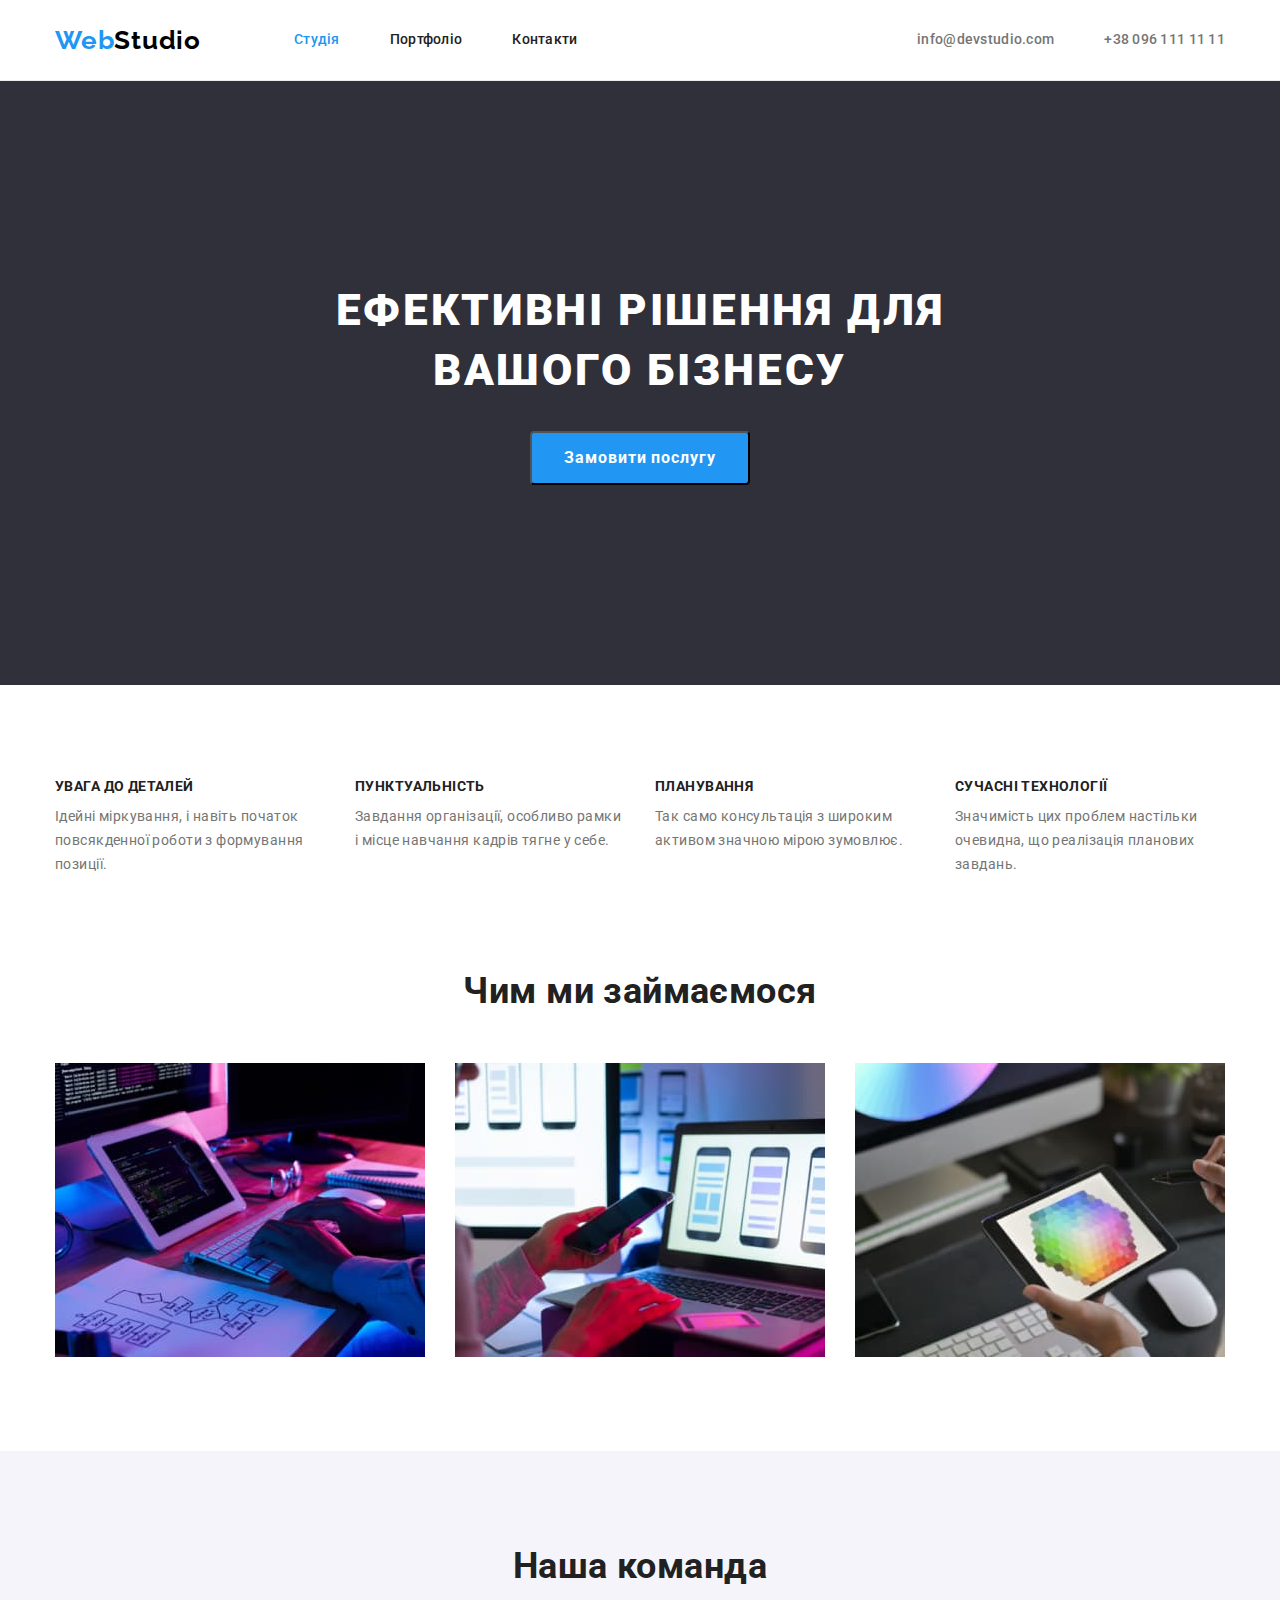
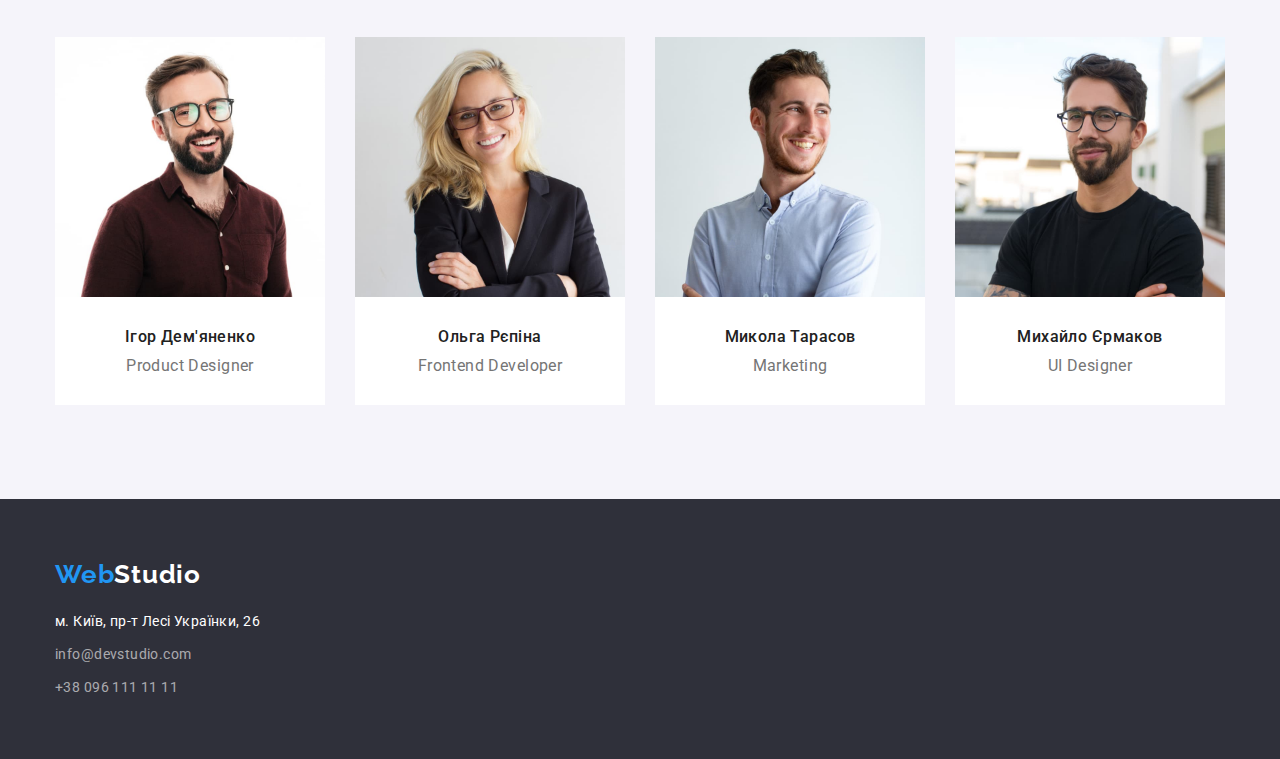
<file: index.html>
<!DOCTYPE html>
<html lang="uk">
  <head>
    <meta charset="UTF-8" />
    <meta http-equiv="X-UA-Compatible" content="IE=edge" />
    <meta name="viewport" content="width=device-width, initial-scale=1.0" />
    <title>Студія</title>
    <link
      rel="stylesheet"
      href="https://cdnjs.cloudflare.com/ajax/libs/modern-normalize/1.1.0/modern-normalize.css"
      integrity="sha512-Y0MM+V6ymRKN2zStTqzQ227DWhhp4Mzdo6gnlRnuaNCbc+YN/ZH0sBCLTM4M0oSy9c9VKiCvd4Jk44aCLrNS5Q=="
      crossorigin="anonymous"
      referrerpolicy="no-referrer"
    />
    <link rel="preconnect" href="https://fonts.googleapis.com" />
    <link rel="preconnect" href="https://fonts.gstatic.com" crossorigin />
    <link
      href="https://fonts.googleapis.com/css2?family=Raleway:wght@700&family=Roboto:wght@400;500;700;900&display=swap"
      rel="stylesheet"
    />
    <link rel="stylesheet" href="./css/styles.css" />
  </head>
  <body>
    <!-- Header -->
    <header class="header">
      <div class="container">
        <nav class="nav header-flex-item">
          <a href="./index.html" class="logo header-flex-item"
            >Web<span class="logo-header">Studio</span></a
          >
          <ul class="nav-list list">
            <li class="nav-list-item">
              <a href="./index.html" class="link current">Студія</a>
            </li>
            <li class="nav-list-item">
              <a href="./portfolio.html" class="link">Портфоліо</a>
            </li>
            <li class="nav-list-item"><a href="" class="link">Контакти</a></li>
          </ul>
        </nav>
        <ul class="contact-list list header-flex-item">
          <li class="contact-list-item">
            <a href="mailto:info@devstudio.com" class="link"
              >info@devstudio.com</a
            >
          </li>
          <li class="contact-list-item">
            <a href="tel:+380961111111" class="link">+38 096 111 11 11</a>
          </li>
        </ul>
      </div>
    </header>
    <!-- Main content -->
    <main>
      <!-- Hero -->
      <section class="hero section">
        <div class="container">
          <h1 class="hero-title">Ефективні рішення для вашого бізнесу</h1>
          <button type="button" class="button-order">Замовити послугу</button>
        </div>
      </section>
      <!-- Speciality -->
      <section class="speciality section">
        <div class="container">
          <h2 hidden class="speciality-title">Особливості</h2>
          <ul class="speciality-list list">
            <li class="speciality-item">
              <h3 class="speciality-list-title title">УВАГА ДО ДЕТАЛЕЙ</h3>
              <p class="speciality-description">
                Ідейні міркування, і навіть початок повсякденної роботи з
                формування позиції.
              </p>
            </li>
            <li class="speciality-item">
              <h3 class="speciality-list-title title">ПУНКТУАЛЬНІСТЬ</h3>
              <p class="speciality-description">
                Завдання організації, особливо рамки і місце навчання кадрів
                тягне у себе.
              </p>
            </li>
            <li class="speciality-item">
              <h3 class="speciality-list-title title">ПЛАНУВАННЯ</h3>
              <p class="speciality-description">
                Так само консультація з широким активом значною мірою зумовлює.
              </p>
            </li>
            <li class="speciality-item">
              <h3 class="speciality-list-title title">СУЧАСНІ ТЕХНОЛОГІЇ</h3>
              <p class="speciality-description">
                Значимість цих проблем настільки очевидна, що реалізація
                планових завдань.
              </p>
            </li>
          </ul>
        </div>
      </section>
      <!-- What we do-->
      <section class="what-we-do section">
        <div class="container">
          <h2 class="wwd-title title">Чим ми займаємося</h2>
          <ul class="wwd-list list">
            <li class="wwd-item">
              <img
                class="no-gap"
                src="./images/box1.jpeg"
                alt="руки програміста, який працює за комп'ютером та планшето одночасно"
                width="370"
              />
            </li>
            <li class="wwd-item">
              <img
                class="no-gap"
                src="./images/box2.jpeg"
                alt="дизайнер працює над інтерфейсом мобільних телефонів"
                width="370"
              />
            </li>
            <li class="wwd-item">
              <img
                class="no-gap"
                src="./images/box3.jpeg"
                alt="дизайнер із робочим графічним планшетом із вибором кольорів"
                width="370"
              />
            </li>
          </ul>
        </div>
      </section>
      <!-- Our team-->
      <section class="team section">
        <div class="container">
          <h2 class="team-title title">Наша команда</h2>
          <ul class="team-list list">
            <li class="team-member">
              <img
                class="no-gap"
                src="./images/img1.jpeg"
                alt="усміхнений темноволосий молодий чоловік з бородою в бордовій сорочці та окулярах"
                width="270"
              />
              <div class="team-member-description">
                <h3 class="team-member-name title">Ігор Дем'яненко</h3>
                <p lang="en" class="team-member-job">Product Designer</p>
              </div>
            </li>
            <li class="team-member">
              <img
                class="no-gap"
                src="./images/img2.jpeg"
                alt="усміхнена молода світловолоса дівчина в чорному піджаці та окулярах"
                width="270"
              />
              <div class="team-member-description">
                <h3 class="team-member-name title">Ольга Рєпіна</h3>
                <p lang="en" class="team-member-job">Frontend Developer</p>
              </div>
            </li>
            <li class="team-member">
              <img
                class="no-gap"
                src="./images/img3.jpeg"
                alt="усміхнений молодий чоловік в блакитній сорочці"
                width="270"
              />
              <div class="team-member-description">
                <h3 class="team-member-name title">Микола Тарасов</h3>
                <p lang="en" class="team-member-job">Marketing</p>
              </div>
            </li>
            <li class="team-member">
              <img
                class="no-gap"
                src="./images/img4.jpeg"
                alt="темноволосий молодий чоловік з бородою в чорній футболці та окулярах"
                width="270"
              />
              <div class="team-member-description">
                <h3 class="team-member-name title">Михайло Єрмаков</h3>
                <p lang="en" class="team-member-job">UI Designer</p>
              </div>
            </li>
          </ul>
        </div>
      </section>
    </main>
    <!-- Footer -->
    <footer class="footer">
      <div class="container">
        <a href="./index.html" class="logo"
          >Web<span class="logo-footer">Studio</span></a
        >
        <address class="address">
          <ul class="address-list list">
            <li class="address-item">
              <a href="https://goo.gl/maps/CPtrU1FHBa2aNyZL9" class="link"
                >м. Київ, пр-т Лесі Українки, 26</a
              >
            </li>
            <li class="contact-list-item">
              <a href="mailto:info@devstudio.com" class="link"
                >info@devstudio.com</a
              >
            </li>
            <li class="contact-list-item">
              <a href="tel:+380961111111" class="link">+38 096 111 11 11</a>
            </li>
          </ul>
        </address>
      </div>
    </footer>
  </body>
</html>
</file>
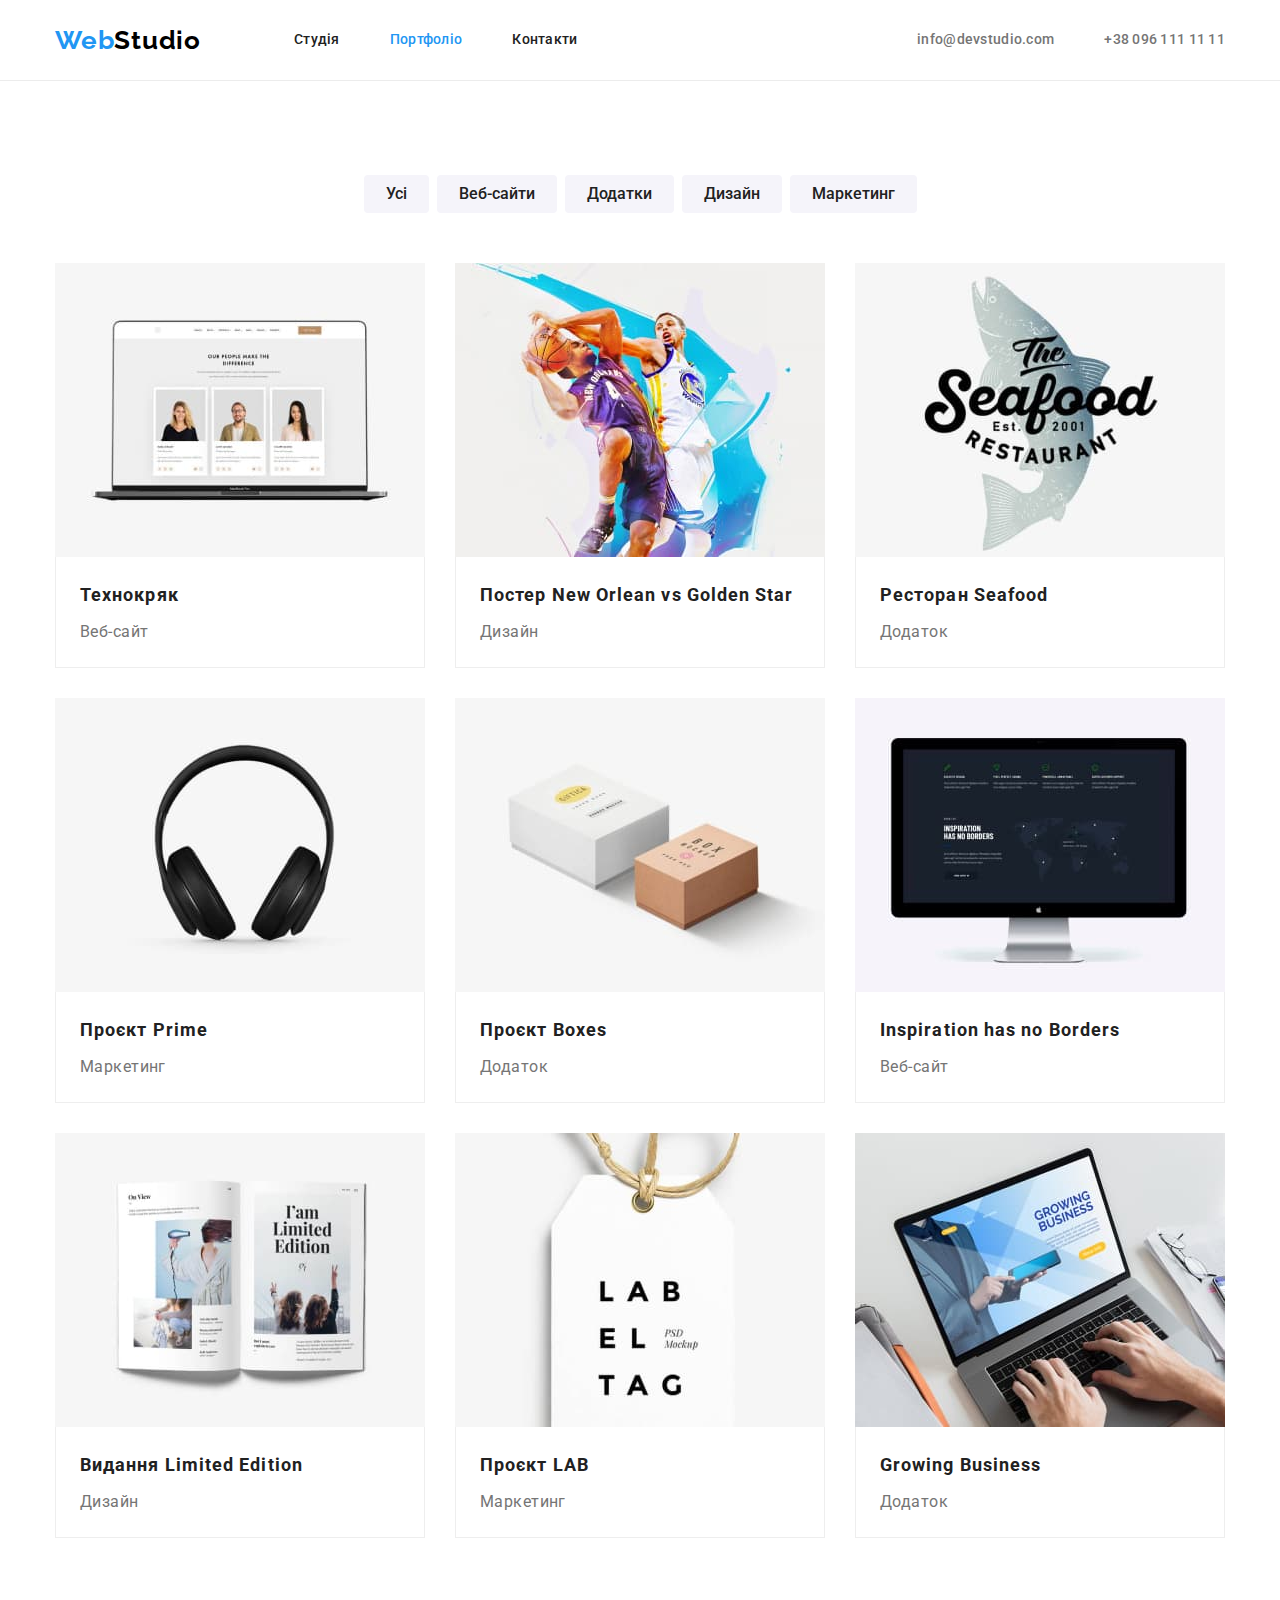
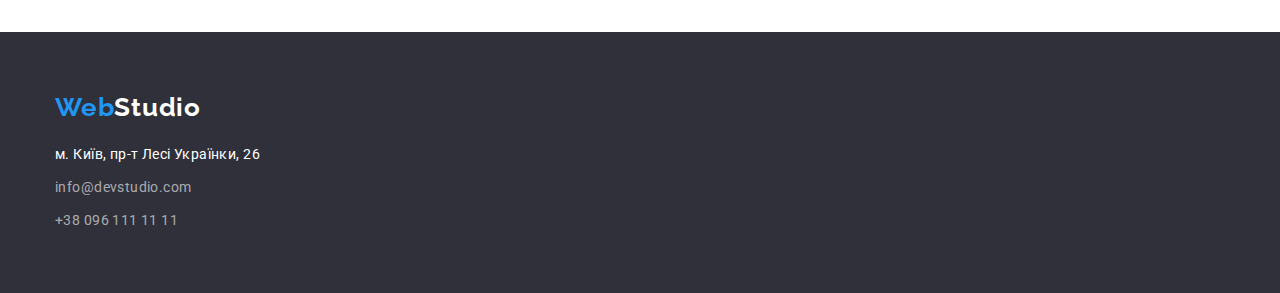
<file: portfolio.html>
<!DOCTYPE html>
<html lang="uk">
  <head>
    <meta charset="UTF-8" />
    <meta http-equiv="X-UA-Compatible" content="IE=edge" />
    <meta name="viewport" content="width=device-width, initial-scale=1.0" />
    <title>Портфоліо</title>
    <link
      rel="stylesheet"
      href="https://cdnjs.cloudflare.com/ajax/libs/modern-normalize/1.1.0/modern-normalize.css"
      integrity="sha512-Y0MM+V6ymRKN2zStTqzQ227DWhhp4Mzdo6gnlRnuaNCbc+YN/ZH0sBCLTM4M0oSy9c9VKiCvd4Jk44aCLrNS5Q=="
      crossorigin="anonymous"
      referrerpolicy="no-referrer"
    />
    <link rel="preconnect" href="https://fonts.googleapis.com" />
    <link rel="preconnect" href="https://fonts.gstatic.com" crossorigin />
    <link
      href="https://fonts.googleapis.com/css2?family=Raleway:wght@700&family=Roboto:wght@400;500;700;900&display=swap"
      rel="stylesheet"
    />
    <link rel="stylesheet" href="./css/styles.css" />
  </head>
  <body>
    <!-- Header -->
    <header class="header">
      <div class="container">
        <nav class="nav header-flex-item">
          <a href="./index.html" class="logo header-flex-item"
            >Web<span class="logo-header">Studio</span></a
          >
          <ul class="nav-list list">
            <li class="nav-list-item">
              <a href="./index.html" class="link">Студія</a>
            </li>
            <li class="nav-list-item">
              <a href="./portfolio.html" class="link current">Портфоліо</a>
            </li>
            <li class="nav-list-item"><a href="" class="link">Контакти</a></li>
          </ul>
        </nav>
        <ul class="contact-list list header-flex-item">
          <li class="contact-list-item">
            <a href="mailto:info@devstudio.com" class="link"
              >info@devstudio.com</a
            >
          </li>
          <li class="contact-list-item">
            <a href="tel:+380961111111" class="link">+38 096 111 11 11</a>
          </li>
        </ul>
      </div>
    </header>
    <!-- Main -->
    <main>
      <section class="projects section">
        <div class="container">
          <!-- Filters -->
          <ul class="filters list">
            <li class="filter-item">
              <button type="button" class="filter">Усі</button>
            </li>
            <li class="filter-item">
              <button type="button" class="filter">Веб-сайти</button>
            </li>
            <li class="filter-item">
              <button type="button" class="filter">Додатки</button>
            </li>
            <li class="filter-item">
              <button type="button" class="filter">Дизайн</button>
            </li>
            <li class="filter-item">
              <button type="button" class="filter">Маркетинг</button>
            </li>
          </ul>
          <!-- Projects -->
          <h1 hidden>Портфоліо</h1>
          <ul class="project-list list">
            <li class="project-item">
              <img
                class="no-gap"
                src="./images/portfolio/img1.jpeg"
                alt="Портфоліо фото 1"
                width="370"
              />
              <div class="project-description">
                <h2 class="title">Технокряк</h2>
                <p class="project-example">Веб-сайт</p>
              </div>
            </li>
            <li class="project-item">
              <img
                class="no-gap"
                src="./images/portfolio/img2.jpeg"
                alt="Портфоліо фото 2"
                width="370"
              />
              <div class="project-description">
                <h2 class="title">
                  Постер <span lang="en">New Orlean vs Golden Star</span>
                </h2>
                <p class="project-example">Дизайн</p>
              </div>
            </li>
            <li class="project-item">
              <img
                class="no-gap"
                src="./images/portfolio/img3.jpeg"
                alt="Портфоліо фото 3"
                width="370"
              />
              <div class="project-description">
                <h2 class="title">Ресторан <span lang="en">Seafood</span></h2>
                <p class="project-example">Додаток</p>
              </div>
            </li>
            <li class="project-item">
              <img
                class="no-gap"
                src="./images/portfolio/img4.jpeg"
                alt="Портфоліо фото 4"
                width="370"
              />
              <div class="project-description">
                <h2 class="title">Проєкт <span lang="en">Prime</span></h2>
                <p class="project-example">Маркетинг</p>
              </div>
            </li>
            <li class="project-item">
              <img
                class="no-gap"
                src="./images/portfolio/img5.jpeg"
                alt="Портфоліо фото 5"
                width="370"
              />
              <div class="project-description">
                <h2 class="title">Проєкт <span lang="en">Boxes</span></h2>
                <p class="project-example">Додаток</p>
              </div>
            </li>
            <li class="project-item">
              <img
                class="no-gap"
                src="./images/portfolio/img6.jpeg"
                alt="Портфоліо фото 6"
                width="370"
              />
              <div class="project-description">
                <h2 class="title" lang="en">Inspiration has no Borders</h2>
                <p class="project-example">Веб-сайт</p>
              </div>
            </li>
            <li class="project-item">
              <img
                class="no-gap"
                src="./images/portfolio/img7.jpeg"
                alt="Портфоліо фото 7"
                width="370"
              />
              <div class="project-description">
                <h2 class="title">
                  Видання <span lang="en">Limited Edition</span>
                </h2>
                <p class="project-example">Дизайн</p>
              </div>
            </li>
            <li class="project-item">
              <img
                class="no-gap"
                src="./images/portfolio/img8.jpeg"
                alt="Портфоліо фото 8"
                width="370"
              />
              <div class="project-description">
                <h2 class="title">Проєкт <span lang="en">LAB</span></h2>
                <p class="project-example">Маркетинг</p>
              </div>
            </li>
            <li class="project-item">
              <img
                class="no-gap"
                src="./images/portfolio/img9.jpeg"
                alt="Портфоліо фото 9"
                width="370"
              />
              <div class="project-description">
                <h2 class="title" lang="en">Growing Business</h2>
                <p class="project-example">Додаток</p>
              </div>
            </li>
          </ul>
        </div>
      </section>
    </main>
    <!-- Footer -->
    <footer class="footer">
      <div class="container">
        <a href="./index.html" class="logo"
          >Web<span class="logo-footer">Studio</span></a
        >
        <address class="address">
          <ul class="address-list list">
            <li class="address-item">
              <a href="https://goo.gl/maps/CPtrU1FHBa2aNyZL9" class="link"
                >м. Київ, пр-т Лесі Українки, 26</a
              >
            </li>
            <li class="contact-list-item">
              <a href="mailto:info@devstudio.com" class="link"
                >info@devstudio.com</a
              >
            </li>
            <li class="contact-list-item">
              <a href="tel:+380961111111" class="link">+38 096 111 11 11</a>
            </li>
          </ul>
        </address>
      </div>
    </footer>
  </body>
</html>
</file>
<file: css/styles.css>
:root {
  --bg-primary-color: #f5f5f5;
  --bg-secondary-color: #f5f4fa;
  --bg-tertiary-color: #ffffff;
  --bg-hero-color: #2f303a;
  --bg-footer-color: #2f303a;
  --bg-button-primary-color: #f5f4fa;
  --bg-button-secondary-color: #2196f3;
  --bg-hover-color: #2196f3;

  --text-primary-color: #757575;
  --text-secondary-color: #212121;
  --text-hover-color: #2196f3;
  --text-tertiary-color: #ffffff;
  --text-contacts-color: rgba(255, 255, 255, 0.6);

  --logo-primary-color: #2196f3;
  --logo-header-color: #000000;
  --logo-footer-color: #ffffff;

  --main-font: "Roboto", sans-serif;
  --font-secondary: "Raleway", sans-serif;
}
h1,
h2,
h3,
p,
ul {
  margin-top: 0;
  margin-right: 0;
  margin-bottom: 0;
  margin-left: 0;
}
ul {
  padding-left: 0;
}
.container {
  width: 1200px;
  padding-left: 15px;
  padding-right: 15px;
  margin-left: auto;
  margin-right: auto;
}
body {
  font-family: var(--main-font);
  font-style: normal;
  font-weight: 400;
  font-size: 14px;
  line-height: 1.71;
  letter-spacing: 0.03em;
  background-color: var(--bg-tertiary-color);
  color: var(--text-primary-color);
}
/* Main Studio */
.section {
  padding-top: 94px;
  padding-bottom: 94px;
}
.section:nth-child(2) {
  padding-bottom: 0;
}
/* Header */

.nav-list {
  display: block;
}
.header {
  border-bottom: 1px solid #ececec;
}

.nav,
.contact-list,
.header .container,
.nav-list {
  display: flex;
  align-items: center;
}
.header-flex-item:last-child {
  margin-left: auto;
}
/* Logo` */
.header .link {
  display: block;
  padding: 32px 0;
  font-weight: 500;
  line-height: 1.14;
  letter-spacing: 0.02em;
}
.link,
.logo {
  display: block;
  color: inherit;
  text-decoration: none;
}
.list {
  list-style: none;
}
.logo {
  font-family: var(--font-secondary);
  font-weight: 700;
  color: var(--logo-primary-color);
  font-size: 26px;
  line-height: 1.19;
  letter-spacing: 0.03em;
  margin-right: 93px;
}
.logo-header {
  color: var(--logo-header-color);
}
.logo-footer {
  color: var(--logo-footer-color);
}
.footer .logo {
  margin-bottom: 20px;
}
/* Navigation */
.nav-list-item:not(:last-child),
.contact-list > .contact-list-item:not(:last-child) {
  margin-right: 50px;
}
.contact-list {
  margin-left: auto;
}
.nav-list,
.title {
  color: var(--text-secondary-color);
}
.current {
  color: var(--text-hover-color);
}
/* Hero */
.hero {
  background-color: var(--bg-hero-color);
  text-align: center;
  padding: 200px 0;
}

.hero-title {
  display: block;
  margin: 0 auto 30px;
  color: var(--text-tertiary-color);
  font-weight: 900;
  font-size: 44px;
  line-height: 1.36;
  text-align: center;
  align-items: center;
  letter-spacing: 0.06em;
  text-transform: uppercase;
  width: 696px;
}

.button-order {
  display: inline-block;
  background-color: var(--bg-button-secondary-color);
  color: var(--text-tertiary-color);
  font-weight: 700;
  font-size: 16px;
  line-height: 1.88;
  align-items: center;
  text-align: center;
  letter-spacing: 0.06em;
  cursor: pointer;
  padding: 10px 32px;
  border-radius: 4px;
}
.button-order:hover,
.button-order:focus {
  background-color: #188ce8;
}
/* Speciality */
.speciality-list {
  display: flex;
}
.speciality-item {
  width: 270px;
}
.speciality-item:not(:last-child) {
  margin-right: 30px;
}
.speciality .title {
  font-size: 14px;
}
.speciality-list-title {
  font-weight: 700;
  line-height: 1.14;
  text-transform: uppercase;
  margin-bottom: 10px;
}
/* What we do */
.wwd-title,
.team-title {
  font-weight: 700;
  font-size: 36px;
  line-height: 1.17;
  text-align: center;
}
.wwd-title {
  margin-bottom: 50px;
}
.wwd-list {
  display: flex;
  justify-content: space-between;
}
.wwd-item:not(:last-child) {
  margin-right: 30px;
}
img {
  display: block;
  max-width: 100%;
  height: auto;
}
/* Our team */
.team {
  padding-top: 94px;
  padding-bottom: 94px;
  background-color: var(--bg-secondary-color);
}
.team-title {
  margin-bottom: 50px;
}
.team-list {
  display: flex;
}
.team-member {
  background-color: var(--bg-tertiary-color);
  width: 270px;
}
.team-member:not(:last-child) {
  margin-right: 30px;
}
.team-member-description {
  padding: 30px 0;
}
.team-member-name {
  margin-bottom: 10px;
  font-weight: 500;
  font-size: 16px;
  line-height: 1.19;
  text-align: center;
}
.team-member-job {
  font-size: 16px;
  line-height: 1.19;
  text-align: center;
}
/* Filters */
.filters {
  display: flex;
  justify-content: center;
  margin-bottom: 50px;
}

.filter {
  background-color: var(--bg-button-primary-color);
  color: var(--text-secondary-color);
  font-weight: 500;
  font-size: 16px;
  line-height: 1.62;
  text-align: center;
  cursor: pointer;
  padding: 6px 22px;
  border: transparent;
  border-radius: 4px;
}
.filter-item:not(:last-child) {
  margin-right: 8px;
}
.filter:hover,
.filter:focus {
  background-color: var(--bg-hover-color);
  color: var(--text-tertiary-color);
}
/* Main Portfolio */
/* Projects */
.project-list {
  display: flex;
  flex-wrap: wrap;
}
.project-item {
  background-color: var(--bg-tertiary-color);
  width: 370px;
}
.project-item:not(:nth-child(3n)) {
  margin-right: 30px;
}
.project-item:not(:nth-last-child(-n + 3)) {
  margin-bottom: 30px;
}
.project-list .title {
  font-weight: 700;
  font-size: 18px;
  line-height: 2;
  letter-spacing: 0.06em;
  margin-bottom: 4px;
}
.project-example {
  font-size: 16px;
  line-height: 1.88;
}
.project-description {
  padding: 20px 24px;
  border: 1px solid #eeeeee;
  border-top: none;
}
/* Footer */
.footer {
  background-color: var(--bg-footer-color);
  padding-top: 60px;
  padding-bottom: 60px;
}
.address {
  font-style: normal;
}
.address .contact-list-item:not(:last-child),
.address-item {
  margin-bottom: 9px;
}
.address-item {
  color: var(--text-tertiary-color);
}
.footer .contact-list-item {
  color: var(--text-contacts-color);
}
/* Hover */
.link:hover {
  color: var(--text-hover-color);
}
/* Focus */
.link:focus {
  color: var(--text-hover-color);
}
</file>
